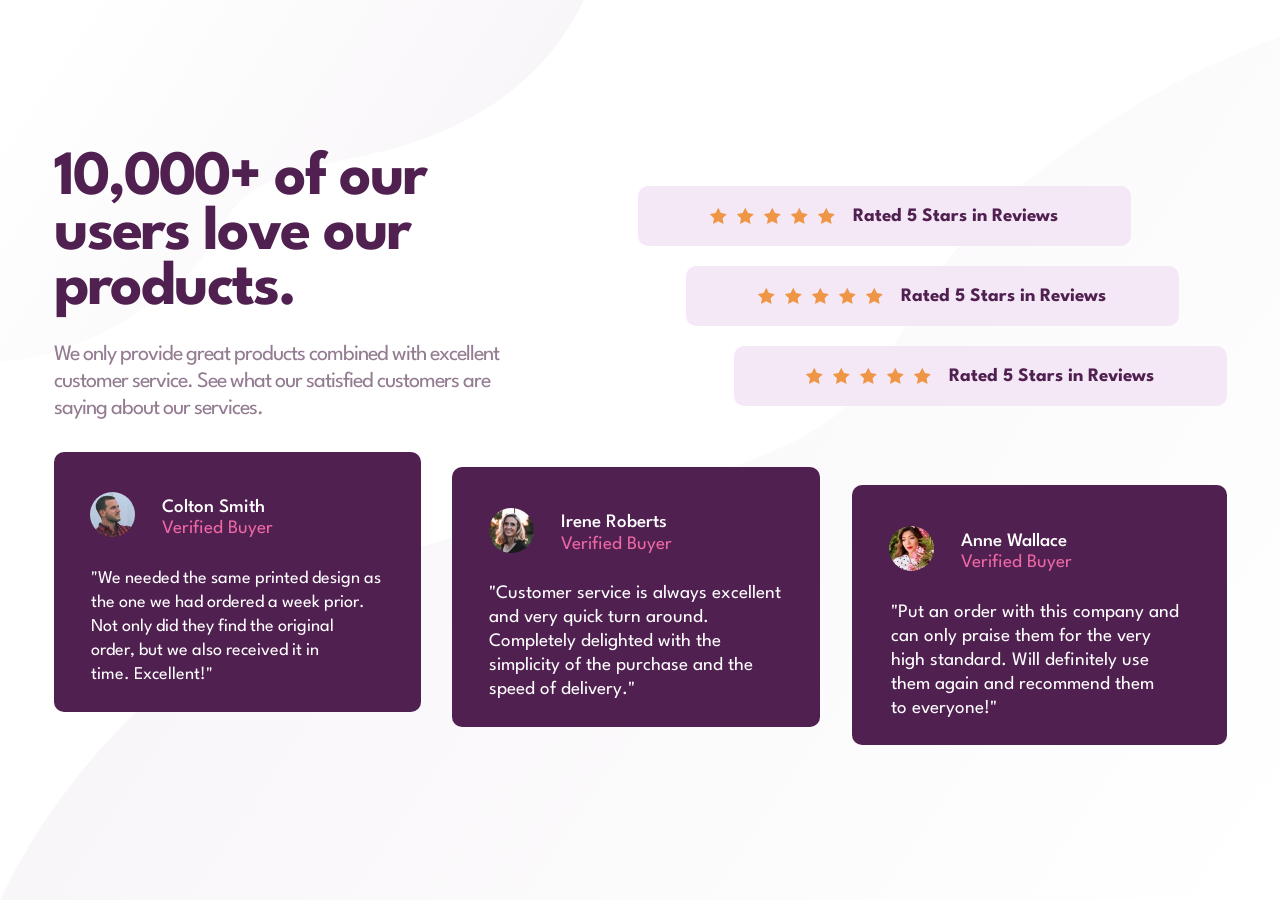
<file: social-proof-section-master-main/social-proof-section-master-main/index.html>
<!DOCTYPE html>
<html lang="pt-BR">
  <head>
    <meta charset="UTF-8" />
    <meta name="viewport" content="width=device-width, initial-scale=1.0" />
    <!-- displays site properly based on user's device -->

    <link rel="icon" type="image/png" sizes="32x32" href="./images/favicon-32x32.png"/>

    <title>Frontend Mentor | Social proof section</title>

    <link rel="stylesheet" href="css/reset.css">
    <link rel="stylesheet" href="css/style.css">
    <link rel="stylesheet" href="css/responsivo.css">
     
  </head>
  <body>
    <main class="grid-conteiner">
      <section class="section-information">
        <div class="products-information">
          <h1 >10,000+ of our users love our products.</h1>
          <p>
            We only provide great products combined with excellent customer service.
            See what our satisfied customers are saying about our services.
          </p>
        </div>
        
        <div class="reviews-products">
          <div class="reviews-star position1">
            <div class="star">
              <img src="./images/icon-star.svg" alt="image star">
              <img src="./images/icon-star.svg" alt="image star">
              <img src="./images/icon-star.svg" alt="image star">
              <img src="./images/icon-star.svg" alt="image star">
              <img src="./images/icon-star.svg" alt="image star">
            </div>
            <span>Rated 5 Stars in Reviews</span>
          </div>

          <div class="reviews-star position2">
            <div class="star">
              <img src="./images/icon-star.svg" alt="image star">
              <img src="./images/icon-star.svg" alt="image star">
              <img src="./images/icon-star.svg" alt="image star">
              <img src="./images/icon-star.svg" alt="image star">
              <img src="./images/icon-star.svg" alt="image star">
            </div>
            <span>Rated 5 Stars in Reviews</span>
          </div>

          <div class="reviews-star position">
            <div class="star">
              <img src="./images/icon-star.svg" alt="image star">
              <img src="./images/icon-star.svg" alt="image star">
              <img src="./images/icon-star.svg" alt="image star">
              <img src="./images/icon-star.svg" alt="image star">
              <img src="./images/icon-star.svg" alt="image star">
            </div>
            <span>Rated 5 Stars in Reviews</span>
          </div>
        </div>
      </section>
      
        <section class="conteiner-comment">
          <article class="card-comment01">
            
            <div class="user-comment01">
              <img src="./images/image-colton.jpg" alt="user image">
              <p>Colton Smith <span>Verified Buyer</span></p>

            </div>
            <p>
              "We needed the same printed design as the one we had ordered a week prior.
              Not only did they find the original order, but we also received it in time.
              Excellent!"
            </p>
          </article>
          
          <article class="card-comment02">
            <div class="user-comment02">
              <img src="./images/image-irene.jpg" alt="user image">
              <p>
                Irene Roberts
                <span>Verified Buyer</span>
              </p>
            </div>
            <p>
              "Customer service is always excellent and very quick turn around. Completely
              delighted with the simplicity of the purchase and the speed of delivery."
            </p>
          </article>
          
          <article class="card-comment03">
            <div class="user-comment03">
              <img src="./images/image-anne.jpg" alt="user image">
              <p>
                Anne Wallace
                <span>Verified Buyer</span>
              </p>
            </div>
            <p>
              "Put an order with this company and can only praise them for the very high
              standard. Will definitely use them again and recommend them to everyone!"
            </p>
          </article>
        </section>
     
    </main>

    <div class="attribution">
      Challenge by
      <a href="https://www.frontendmentor.io?ref=challenge" target="_blank"
        >Frontend Mentor</a
      >. Coded by <a href="#">Your Name Here</a>.
    </div>
  </body>
</html>
</file>
<file: social-proof-section-master-main/social-proof-section-master-main/css/style.css>
@import url('https://fonts.googleapis.com/css2?family=Big+Shoulders+Display:wght@100..900&family=League+Spartan:wght@100..900&display=swap');

html {
    font-size: 62.5%;
    font-family: "League Spartan", sans-serif;
    background: url('../images/bg-pattern-top-desktop.svg') no-repeat;
    
    
}
body {
    background: url('../images/bg-pattern-bottom-desktop.svg') no-repeat;
    background-size: cover;
    
    display: flex;
    flex-direction: column;
    justify-content: center;
    align-items: center;
    height: 100vh;
}

.section-information{grid-area: section-information;}
.conteiner-comment{grid-area:  conteiner-comment;}



.grid-conteiner {
    display: grid;
    grid-template-areas:
     "section-information section-information section-information"
     "conteiner-comment conteiner-comment conteiner-comment";

    grid-template-columns: repeat(3, 1fr);
    grid-template-rows: 1fr 1fr 1fr;

    
    max-width: 1233px;
    max-height: 596px;
    
}

.grid-conteiner .section-information {
    display: flex;
}



.grid-conteiner .section-information .products-information h1{
    width: 490px;
    color: hsl(300, 43%, 22%);
    font-size: 6.3rem;
    word-spacing: -0.1rem;
    letter-spacing: -0.2rem;
    line-height: 5.5rem;
}

.grid-conteiner .section-information .products-information p {
    margin-top: 5%;
    max-width: 456px;
    font-size: 2.2rem;
    color: hsl(303, 10%, 53%);
    line-height: 2.7rem;
    letter-spacing: -0.1rem;
    text-wrap: pretty;
    margin-bottom: 6%;
}
.grid-conteiner .section-information .reviews-products {
    display: flex;
    flex-direction: column;
    align-items: end;
    width: 100%;
    margin-top: 34px;
    gap: 20px;
}

.grid-conteiner .reviews-products .reviews-star{
    display: flex;
    justify-content: center;
    align-items: center;
    gap: 10px;
    background-color: #f4e8f7;
    color: hsl(300, 43%, 22%);
    font-size: 1.9rem;
    font-weight: 700;
    width: 493px;
    height: 60px;
    border-radius: 10px;
    padding: 0 35px;
}

.grid-conteiner .reviews-products .reviews-star .star {
    display: flex;
    gap: 10px;
    width: 19px;
}
.grid-conteiner .reviews-products .reviews-star span {
    margin-left: 27%;
} 

.grid-conteiner .reviews-products .position1 {
    margin-right: 14%;
}

.grid-conteiner .reviews-products .position2 {
    margin-right: 7%;
}

.grid-conteiner .conteiner-comment {
    display: flex;
    gap: 2.7%;
}
.grid-conteiner .conteiner-comment .card-comment01 {
    background-color: hsl(300, 43%, 22%);
    color: white;
    max-width: 391px;
    height: 260px;
    border-radius: 10px;
}

.grid-conteiner .conteiner-comment .card-comment01 .user-comment01 img {
    max-width: 45px;
    border-radius: 50%;
}
.grid-conteiner .conteiner-comment .user-comment01 {
    margin: 11% 0 0 10%;
    display: flex;
    align-items: center;
    gap: 8%;
}
.grid-conteiner .conteiner-comment .user-comment01 p{
    display: flex;
    flex-direction: column;
    font-size: 1.9rem;
    font-weight: 500;
    margin-top: 2%;
    
}

.grid-conteiner .conteiner-comment .user-comment01 span {
    color: hsl(333, 80%, 67%);
    margin-top: 4%;
    font-weight: 400;
}

.grid-conteiner  .card-comment01 >p {
    text-wrap: pretty;
    font-size: 1.8rem;
    margin-top: 8%;
    line-height: 2.4rem;
    
    padding: 0px 37px;
    
}

.grid-conteiner .conteiner-comment .card-comment02 {
    background-color: hsl(300, 43%, 22%);
    color: white;
    max-width: 391px;
    height: 260px;
    margin-top: 1.3%;
    border-radius: 10px;
    
}

.grid-conteiner .conteiner-comment .card-comment02 .user-comment02 img {
    max-width: 45px;
    border-radius: 50%;
}
.grid-conteiner .conteiner-comment .card-comment02 .user-comment02 {
    margin: 11% 0 0 10%;
    display: flex;
    align-items: center;
    gap: 8%;
}
.grid-conteiner .conteiner-comment .card-comment02 .user-comment02 p{
    display: flex;
    flex-direction: column;
    font-size: 1.9rem;
    font-weight: 500;
    margin-top: 2%;
    
}

.grid-conteiner .conteiner-comment .card-comment02 .user-comment02 span {
    color: hsl(333, 80%, 67%);
    margin-top: 4%;
    font-weight: 400;
}

.grid-conteiner .card-comment02 >p {
    text-wrap: pretty;
    font-size: 1.9rem;
    margin-top: 8%;
    line-height: 2.4rem;
    padding: 0px 37px;
    
}

.grid-conteiner .conteiner-comment .card-comment03 {
    background-color: hsl(300, 43%, 22%);
    color: white;
    max-width: 391px;
    height: 260px;
    margin-top: 2.8%;
    border-radius: 10px;
}

.grid-conteiner .conteiner-comment .card-comment03 .user-comment03 img {
    max-width: 45px;
    border-radius: 50%;
}
.grid-conteiner .conteiner-comment .card-comment03 .user-comment03 {
    margin: 11% 0 0 10%;
    display: flex;
    align-items: center;
    gap: 8%;
}
.grid-conteiner .conteiner-comment .card-comment03 .user-comment03 p{
    display: flex;
    flex-direction: column;
    font-size: 1.9rem;
    font-weight: 500;
    margin-top: 2%;
    
}

.grid-conteiner .conteiner-comment .card-comment03 .user-comment03 span {
    color: hsl(333, 80%, 67%);
    margin-top: 4%;
    font-weight: 400;
}

.grid-conteiner .card-comment03 >p {
    text-wrap: pretty;
    font-size: 1.9rem;
    margin-top: 8%;
    line-height: 2.4rem;
    padding: 0px 39px;
    
}


.attribution {
    font-size: 11px;
    text-align: center;
    display: none;
}

.attribution a {
    color: hsl(228, 45%, 44%);
}
</file>
<file: social-proof-section-master-main/social-proof-section-master-main/css/responsivo.css>
@media (max-width: 1190px) {
    body {
        
        display: flex;
        justify-content: center;
        align-items: center;
        height: 100vh;
    }

   

    .grid-conteiner .section-information {
        display: block;
        text-align: center;
        padding: 0;
        margin: 0;

    }

    

    .grid-conteiner .section-information .products-information {
        display: flex;
        flex-direction: column;
        align-items: center;
    }

    .grid-conteiner .section-information .products-information h1 {
        font-size: 4.2rem;
        display: flex;
        align-items: center;
        justify-content: center;
        width: 267px;
        word-spacing: -0.1rem;
        letter-spacing: -0.2rem;
        line-height: 3.5rem;
    }

    .grid-conteiner .section-information .products-information p {
        text-align: center;
        width: 396px;
        margin-top: 7%;
    }

    .grid-conteiner .section-information .reviews-products {
        justify-content: center;
        align-items: center;
        margin-top: 6%;
    }

    .grid-conteiner .section-information .reviews-products .reviews-star {
        display: flex;
        flex-direction: column;
        justify-content: center;
        align-items: center;
        width: 354px;
        height: 85px;
    }

    

    .grid-conteiner .reviews-products .reviews-star .star {
        align-items: center;
        justify-content: center;
        margin-bottom: 2%;
    }

    .grid-conteiner .reviews-products .reviews-star span {
        margin-left: 0%;
    } 
    
    .grid-conteiner .reviews-products .position1 {
        margin-right: 0%;
    }
    
    .grid-conteiner .reviews-products .position2 {
        margin-right: 0%;
    }

    .grid-conteiner .conteiner-comment  {
        display: flex;
        flex-direction: column;
        align-items: center;
    }

    .grid-conteiner .card-comment01 {
        width: 351px;
        height: 260px;
        margin-top: 13%;
    }

    .grid-conteiner .card-comment02 {
        width: 351px;
        height: 260px;
        margin-top: 5%;
    }

    .grid-conteiner .card-comment03 {
        width: 351px;
        height: 260px;
        margin-top: 5%;
    }
}

@media (max-width: 600px) {
    .grid-conteiner {
        margin-top: -20%;
    }
}

@media (max-width: 400px) {
    .grid-conteiner {
        margin-top: 5%;
        width: 370px;
    }
}
</file>
